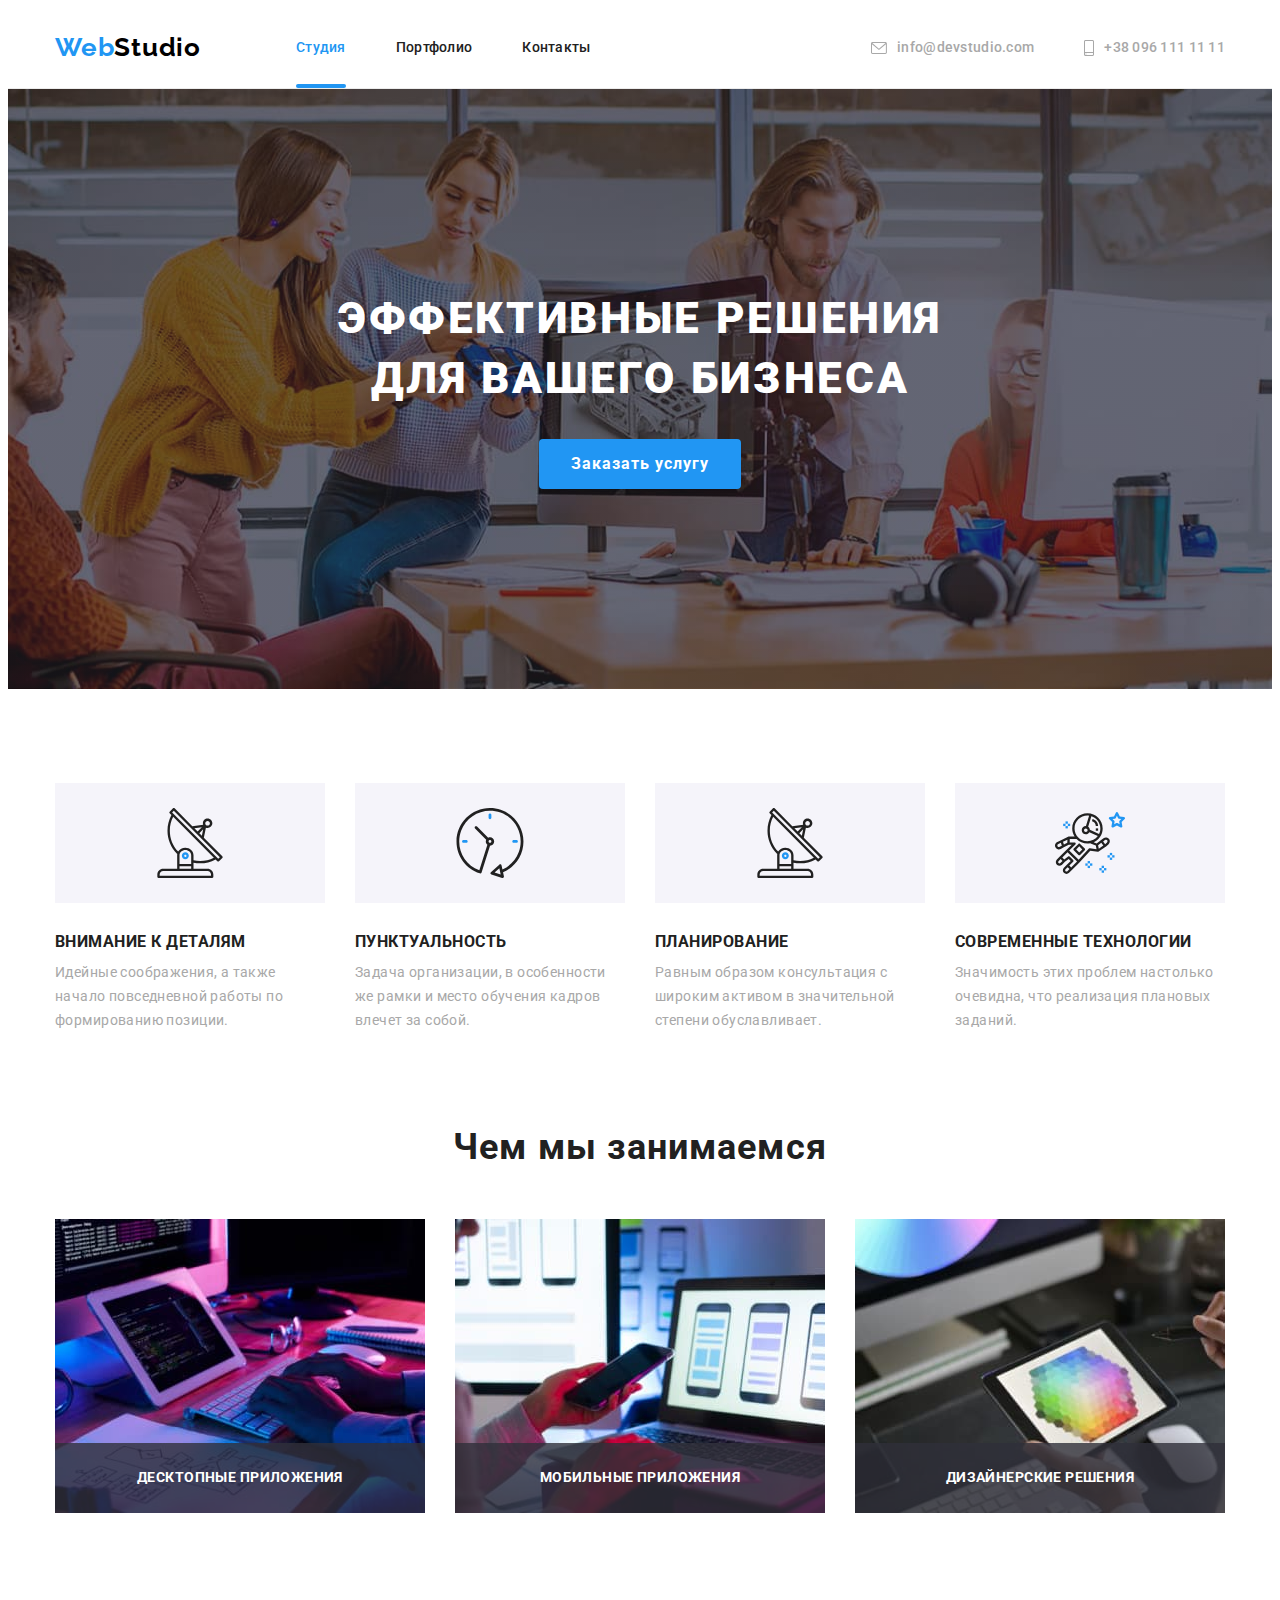
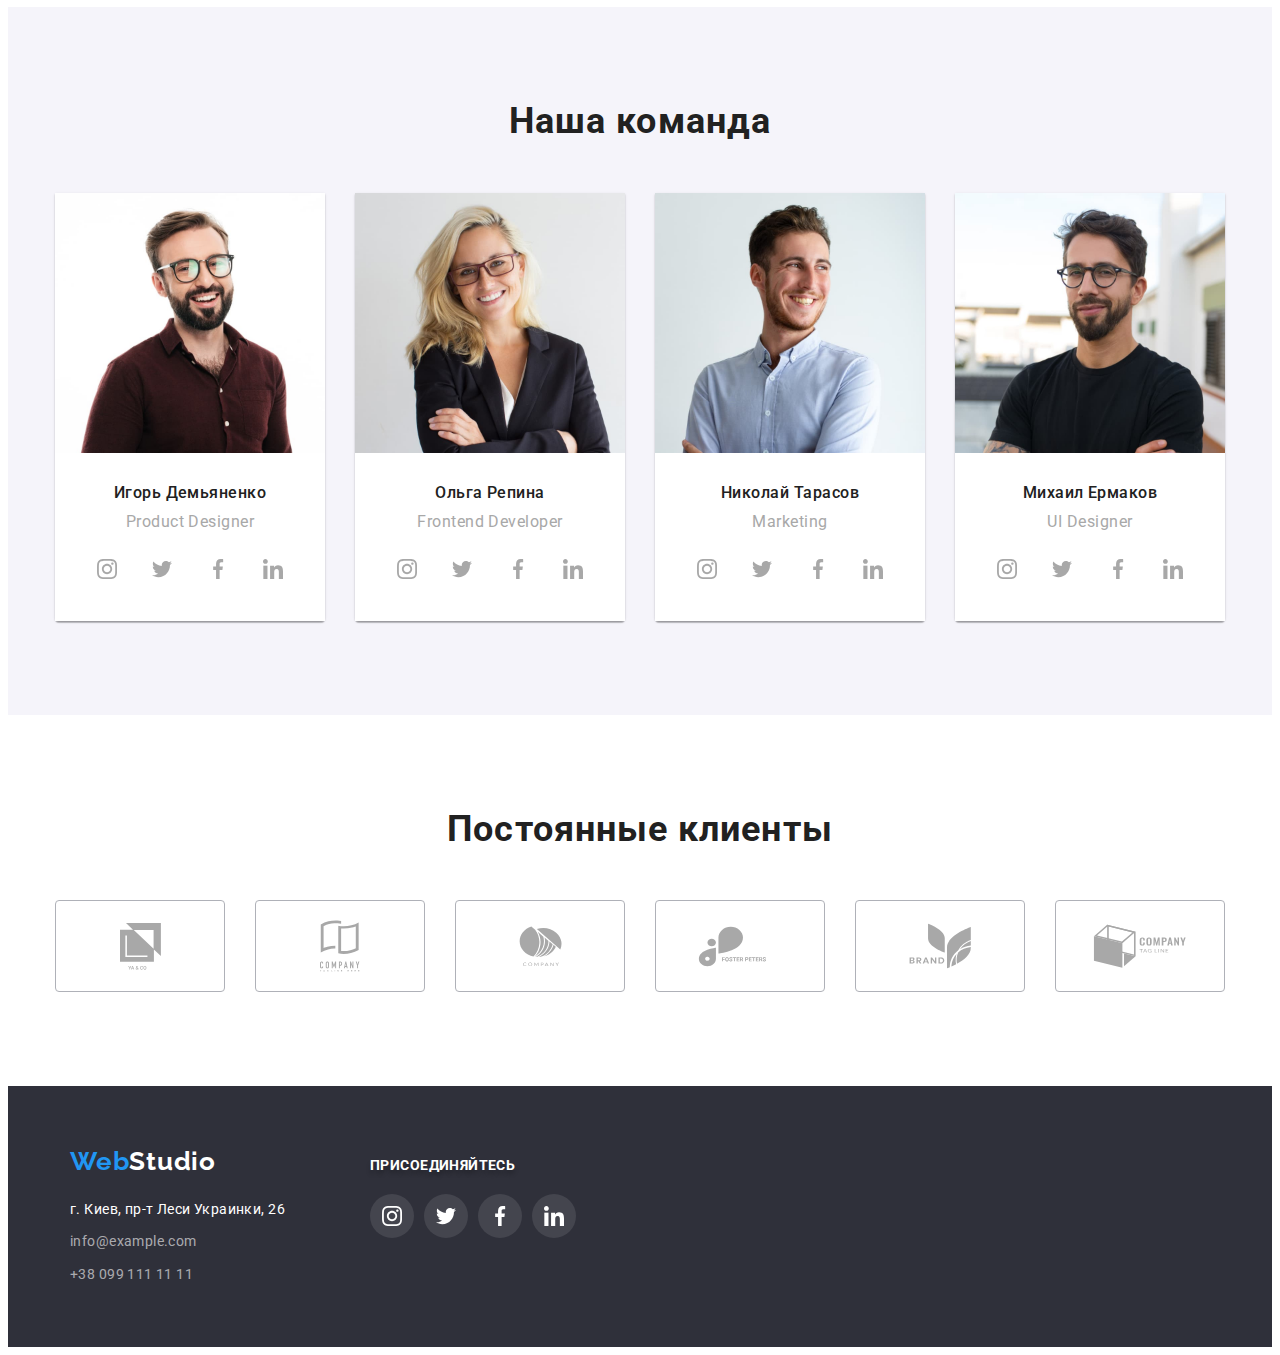
<file: index.html>
<!DOCTYPE html>
<html lang="ru">
<head>
    <meta charset="UTF-8">
    <meta http-equiv="X-UA-Compatible" content="IE=edge">
    <meta name="viewport" content="width=device-width, initial-scale=1.0">
    <title>Document</title>
    <link rel="preconnect" href="https://fonts.gstatic.com">
    <link href="https://fonts.googleapis.com/css2?family=Raleway:wght@700&family=Roboto:wght@400;500;700;900&display=swap"
    rel="stylesheet">
    <link rel="stylesheet" href="https://cdnjs.cloudflare.com/ajax/libs/modern-normalize/1.1.0/modern-normalize.min.css"
        integrity="sha512-wpPYUAdjBVSE4KJnH1VR1HeZfpl1ub8YT/NKx4PuQ5NmX2tKuGu6U/JRp5y+Y8XG2tV+wKQpNHVUX03MfMFn9Q=="
        crossorigin="anonymous" referrerpolicy="no-referrer" />
    <link rel="stylesheet" href="./css/styles.css">
</head>
<body>
    <!-- header -->
        <header class="header">
            <div class="container header-container">
                <nav class="nav">
                    <a class="link logo-header" href="./"><span class="logo-blue">Web</span>Studio</a>
                    <ul class="list nav-list">
                        <li class="nav-item">
                            <a class="link nav-link current" href="">Студия</a>
                        </li>
                        <li class="nav-item">
                            <a class="link nav-link" href="./portfolio.html">Портфолио</a>
                        </li>
                        <li class="nav-item">
                            <a class="link nav-link" href="">Контакты</a>
                        </li>
                    </ul>
                </nav>
                <ul class="list nav-contacts">
                    <li class="nav-item"><a class="link header-contacts" href="mailto:info@devstudio.com">
                        <svg class="icon-contacts" width="16" height="12">
                            <use href="./images/sprite.svg#icon-envelope"></use>
                        </svg>
                        info@devstudio.com</a></li>
                    <li class="nav-item"><a class="link header-contacts" href="tel:+380961111111">
                        <svg class="icon-contacts" width="10" height="16">
                            <use href="./images/sprite.svg#icon-smartphone"></use>
                        </svg>
                        +38 096 111 11 11</a></li>
                </ul>
            </div>
        </header>
    <main>
        <!-- hero -->
            <section class="hero">
                <div class="container">
                    <div class="hero-container">
                        <h1 class="hero-title">Эффективные решения<br>для вашего бизнеса</h1>
                        <button class="btn modal-btn" type="button" data-modal-open>Заказать услугу</button>
                    </div>
                </div>
            </section>
            <!-- description -->
            <section class="description section">
                <div class="container">
                    <h2 class="section-title visually-hidden">Description of our preferences</h2>
                    <ul class="list desc-list">
                        <li class="item desc-item icon-antenna">
                            <div class="icon-description">
                                <svg width="70" height="70">
                                    <use href="./images/sprite.svg#icon-antenna"></use>
                                </svg>
                            </div>
                            <h3 class="description-title">Внимание к деталям</h3>
                            <p class="description-text">Идейные соображения, а также начало повседневной работы по формированию позиции.
                            </p>
                        </li>
                        <li class="item desc-item icon-clock">
                            <div class="icon-description">
                                <svg width="70" height="70">
                                    <use href="./images/sprite.svg#icon-clock"></use>
                                </svg>
                            </div>
                            <h3 class="description-title">Пунктуальность</h3>
                            <p class="description-text">Задача организации, в особенности же рамки и место обучения кадров влечет за
                                собой.</p>
                        </li>
                        <li class="item desc-item icon-diagram">
                            <div class="icon-description">
                                <svg width="70" height="70">
                                    <use href="./images/sprite.svg#icon-antenna"></use>
                                </svg>
                            </div>
                            <h3 class="description-title">Планирование</h3>
                            <p class="description-text">Равным образом консультация с широким активом в значительной степени
                                обуславливает.</p>
                        </li>
                        <li class="item desc-item icon-astronaut">
                            <div class="icon-description">
                                <svg width="70" height="70">
                                    <use href="./images/sprite.svg#icon-astronaut"></use>
                                </svg>
                            </div>
                            <h3 class="description-title">Современные технологии</h3>
                            <p class="description-text">Значимость этих проблем настолько очевидна, что реализация плановых заданий.</p>
                        </li>
                    </ul>
                </div>
            </section>
            
            <!-- work  -->
            <section class="section">
                <div class="container">
                        <h2 class="section-title">Чем мы занимаемся</h2>
                    <ul class="list work-item">
                        <li class="work-list">
                            <img src="./images/box_1.jpg" alt="пользователь печатает" width="370">
                                <p class="label">Десктопные приложения</p>
                            </li>
                        <li class="work-list">
                            <img src="./images/box_2.jpg" alt="пользователь с телефоном" width="370">
                                <p class="label">Мобильные приложения</p>
                        </li>
                        <li class="work-list">
                            <img src="./images/box_3.jpg" alt="пользователь с планшетом" width="370">
                                <p class="label">Дизайнерские решения</p>
                        </li>
                    </ul>
                </div>
            </section>
        
        <!-- team -->
            <section class="section team">
                <div class="container">
                    <h2 class="section-title">Наша команда</h2>
                    <ul class="list team-list">
                        <li class="item item-list">
                            <img src="./images/team_card_1.jpg" alt="product designer" width="270">
                            <div class="team-item">
                                <h3 class="team-name">Игорь Демьяненко</h3>
                                <p class="team-position" lang="en">Product Designer</p>
                                <ul class="social-list">
                                    <li class="list social-list-item">
                                        <a href="" class="social-list-link">
                                            <svg class="social-list-icon">
                                                <use href="./images/sprite.svg#icon-instagram"></use>
                                            </svg>
                                        </a>
                                    </li>
                                    <li class="list social-list-item">
                                        <a href="" class="social-list-link">
                                            <svg class="social-list-icon">
                                                <use href="./images/sprite.svg#icon-twitter"></use>
                                            </svg>
                                        </a>
                                    </li>
                                    <li class="list social-list-item">
                                        <a href="" class="social-list-link">
                                            <svg class="social-list-icon">
                                            <use href="./images/sprite.svg#icon-facebook"></use>
                                        </svg>
                                    </a>
                                    </li>
                                    <li class="list social-list-item">
                                        <a href="" class="social-list-link">
                                            <svg class="social-list-icon">
                                                <use href="./images/sprite.svg#icon-linkedin"></use>
                                            </svg>
                                        </a>
                                    </li>
                                </ul>
                            </div>
                        </li>
                        <li class="item item-list">
                            <img src="./images/team_card_2.jpg" alt="frontend developer" width="270">
                            <div class="team-item">
                                <h3 class="team-name">Ольга Репина</h3>
                                <p class="team-position" lang="en">Frontend Developer</p>
                                <ul class="social-list">
                                    <li class="list social-list-item">
                                        <a href="" class="social-list-link">
                                            <svg class="social-list-icon">
                                                <use href="./images/sprite.svg#icon-instagram"></use>
                                            </svg>
                                        </a>
                                    </li>
                                    <li class="list social-list-item">
                                        <a href="" class="social-list-link">
                                            <svg class="social-list-icon">
                                                <use href="./images/sprite.svg#icon-twitter"></use>
                                            </svg>
                                        </a>
                                    </li>
                                    <li class="list social-list-item">
                                        <a href="" class="social-list-link">
                                            <svg class="social-list-icon">
                                                <use href="./images/sprite.svg#icon-facebook"></use>
                                            </svg>
                                        </a>
                                    </li>
                                    <li class="list social-list-item">
                                        <a href="" class="social-list-link">
                                            <svg class="social-list-icon">
                                                <use href="./images/sprite.svg#icon-linkedin"></use>
                                            </svg>
                                        </a>
                                    </li>
                                </ul>
                            </div>
                        </li>
                        <li class="item item-list">
                            <img src="./images/team_card_3.jpg" alt="marketing" width="270">
                            <div class="team-item">
                                <h3 class="team-name">Николай Тарасов</h3>
                                <p class="team-position" lang="en">Marketing</p>
                                <ul class="social-list">
                                    <li class="list social-list-item">
                                        <a href="" class="social-list-link">
                                            <svg class="social-list-icon">
                                                <use href="./images/sprite.svg#icon-instagram"></use>
                                            </svg>
                                        </a>
                                    </li>
                                    <li class="list social-list-item">
                                        <a href="" class="social-list-link">
                                            <svg class="social-list-icon">
                                                <use href="./images/sprite.svg#icon-twitter"></use>
                                            </svg>
                                        </a>
                                    </li>
                                    <li class="list social-list-item">
                                        <a href="" class="social-list-link">
                                            <svg class="social-list-icon">
                                                <use href="./images/sprite.svg#icon-facebook"></use>
                                            </svg>
                                        </a>
                                    </li>
                                    <li class="list social-list-item">
                                        <a href="" class="social-list-link">
                                            <svg class="social-list-icon">
                                                <use href="./images/sprite.svg#icon-linkedin"></use>
                                            </svg>
                                        </a>
                                    </li>
                                </ul>
                            </div>
                        </li>
                        <li class="item item-list">
                            <img src="./images/team_card_4.jpg" alt="UI designer" width="270">
                            <div class="team-item">
                                <h3 class="team-name">Михаил Ермаков</h3>
                                <p class="team-position" lang="en">UI Designer</p>
                                <ul class="social-list">
                                    <li class="list social-list-item">
                                        <a href="" class="social-list-link">
                                            <svg class="social-list-icon">
                                                <use href="./images/sprite.svg#icon-instagram"></use>
                                            </svg>
                                        </a>
                                    </li>
                                    <li class="list social-list-item">
                                        <a href="" class="social-list-link">
                                            <svg class="social-list-icon">
                                                <use href="./images/sprite.svg#icon-twitter"></use>
                                            </svg>
                                        </a>
                                    </li>
                                    <li class="list social-list-item">
                                        <a href="" class="social-list-link">
                                            <svg class="social-list-icon">
                                                <use href="./images/sprite.svg#icon-facebook"></use>
                                            </svg>
                                        </a>
                                    </li>
                                    <li class="list social-list-item">
                                        <a href="" class="social-list-link">
                                            <svg class="social-list-icon">
                                                <use href="./images/sprite.svg#icon-linkedin"></use>
                                            </svg>
                                        </a>
                                    </li>
                                </ul>
                            </div>
                        </li>
                    </ul>
                </div>
            </section>

            <!-- client -->
            <section class="section">
                <div class="container">
                    <h2 class="section-title">Постоянные клиенты</h2>
                    <ul class="list clients-list">
                        <li class="clients-list-item">
                            <a class="link clients-link" href="">
                                <svg class="icon-clients" width="41" height="47">
                                    <use href="./images/sprite.svg#icon-group-first"></use>
                                </svg>
                            </a>
                        </li>
                        <li class="clients-list-item">
                            <a class="link clients-link" href="">
                                <svg class="icon-clients" width="40" height="52">
                                    <use href="./images/sprite.svg#icon-group-second"></use>
                                </svg>
                            </a>
                        </li>
                        <li class="clients-list-item">
                            <a class="link clients-link" href="">
                                <svg class="icon-clients" width="43" height="42">
                                    <use href="./images/sprite.svg#icon-group-third"></use>
                                </svg>
                            </a>
                        </li>
                        <li class="clients-list-item">
                            <a class="link clients-link" href="">
                                <svg class="icon-clients" width="85" height="41">
                                    <use href="./images/sprite.svg#icon-group-fourth"></use>
                                </svg>
                            </a>
                        </li>
                        <li class="clients-list-item">
                            <a class="link clients-link" href="">
                                <svg class="icon-clients" width="63" height="46">
                                    <use href="./images/sprite.svg#icon-group-fifth"></use>
                                </svg>
                            </a>
                        </li>
                        <li class="clients-list-item">
                            <a class="link clients-link" href="">
                                <svg class="icon-clients" width="94" height="44">
                                    <use href="./images/sprite.svg#icon-group-sixth"></use>
                                </svg>
                            </a>
                        </li>
                    </ul>
                </div>
            </section>
            </main>

    <!-- footer -->
    <footer class="footer">
        <div class="container footer-section">
            <div class=footer-section-nav>
                <address class="footer-nav">
                    <a class="link logo-footer" href="#"><span class="logo-blue">Web</span>Studio</a>
                    <ul class="list footer-list">
                        <li class="footer-item"><a class="footer-address link" href="https://goo.gl/maps/kJepah17gNQW5WTg7" target="_blank" rel="noopener noreferrer">г. Киев,
                                пр-т Леси Украинки, 26</a></li>
                        <li class="footer-item"><a class="footer-contacts link" href="mailto:info@example.com">info@example.com</a></li>
                        <li class="footer-item"><a class="footer-contacts link" href="tel:+380991111111">+38 099 111 11 11</a></li>
                    </ul>
                </address>
            </div>
            <div class="footer-content">
                <p class="footer-text">присоединяйтесь</p>
                    <ul class="social-list-footer">
                        <li class="list social-list-item">
                            <a href="" class="social-list-link-footer">
                                <svg class="social-list-icon">
                                    <use href="./images/sprite.svg#icon-instagram"></use>
                                </svg>
                            </a>
                        </li>
                        <li class="list social-list-item">
                            <a href="" class="social-list-link-footer">
                                <svg class="social-list-icon">
                                    <use href="./images/sprite.svg#icon-twitter"></use>
                                </svg>
                            </a>
                        </li>
                        <li class="list social-list-item">
                            <a href="" class="social-list-link-footer">
                                <svg class="social-list-icon">
                                    <use href="./images/sprite.svg#icon-facebook"></use>
                                </svg>
                            </a>
                        </li>
                        <li class="list social-list-item">
                            <a href="" class="social-list-link-footer">
                                <svg class="social-list-icon">
                                    <use href="./images/sprite.svg#icon-linkedin"></use>
                                </svg>
                            </a>
                        </li>
                                </ul>
            </div>
        </div>
    </footer>


<div class="backdrop is-hidden" data-modal>
    <div class="modal">
        <button class="close-btn" type="button" data-modal-close>
            <svg class="icon-close" width="18" height="18">
                <use href="./images/sprite.svg#icon-close-black"></use>
            </svg>
        </button>
    </div>
</div>
<script src="./js/modal.js"></script>
</body>
</html>
</file>
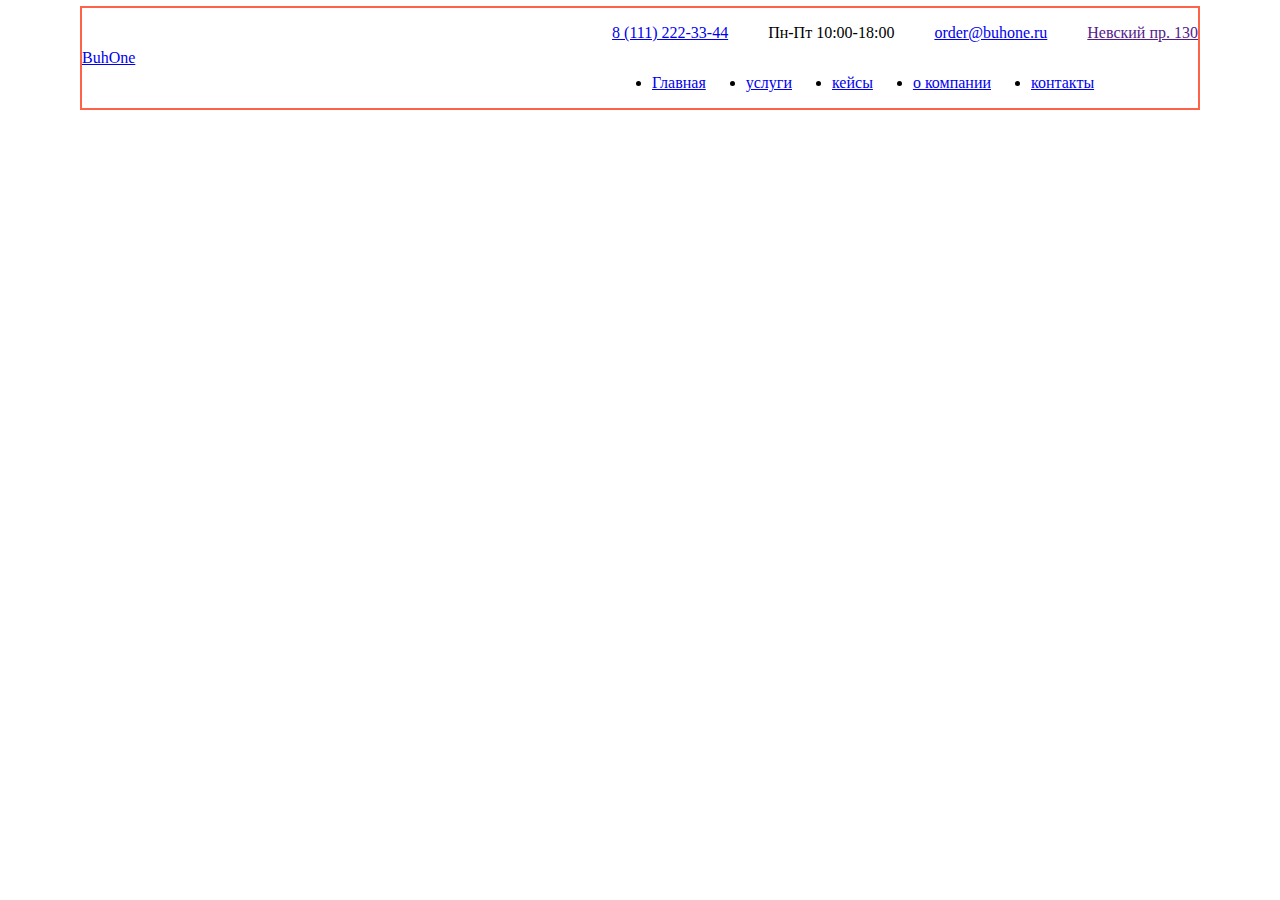
<file: land.html>
<!DOCTYPE html>
<html lang="en">
<head>
    <meta charset="UTF-8">
    <meta http-equiv="X-UA-Compatible" content="IE=edge">
    <meta name="viewport" content="width=device-width, initial-scale=1.0">
    <title>Document</title>
    <link rel="stylesheet" href="./css/index.css">
</head>
<body>
    <header class="header">
        <div class="container">
        <a href="./">BuhOne</a>
        <div class="header-box">
        <div class="address">
            <a class="adress-item" href="tel:81112223344">8 (111) 222-33-44</a>
            <p class="adress-item">Пн-Пт 10:00-18:00</p>
            <a class="adress-item" href="mailto:order@buhone.ru">order@buhone.ru</a>
            <a class="adress-item" href="">Невский пр. 130</a>
        </div>
        <ul class="nav">
            <li class="nav-item">
                <a class="nav-link" href="#">Главная</a>
            </li>
            <li class="nav-item">
                <a class="nav-link" href="#">услуги</a>
            </li>
            <li class="nav-item">
                <a class="nav-link" href="#">кейсы</a>
            </li>
            <li class="nav-item">
                <a class="nav-link" href="#">о компании</a>
            </li>
            <li class="nav-item">
                <a class="nav-link" href="#">контакты</a>
            </li>
        </ul>
        </div>
        </div>
    </header>




</body>
</html>
</file>
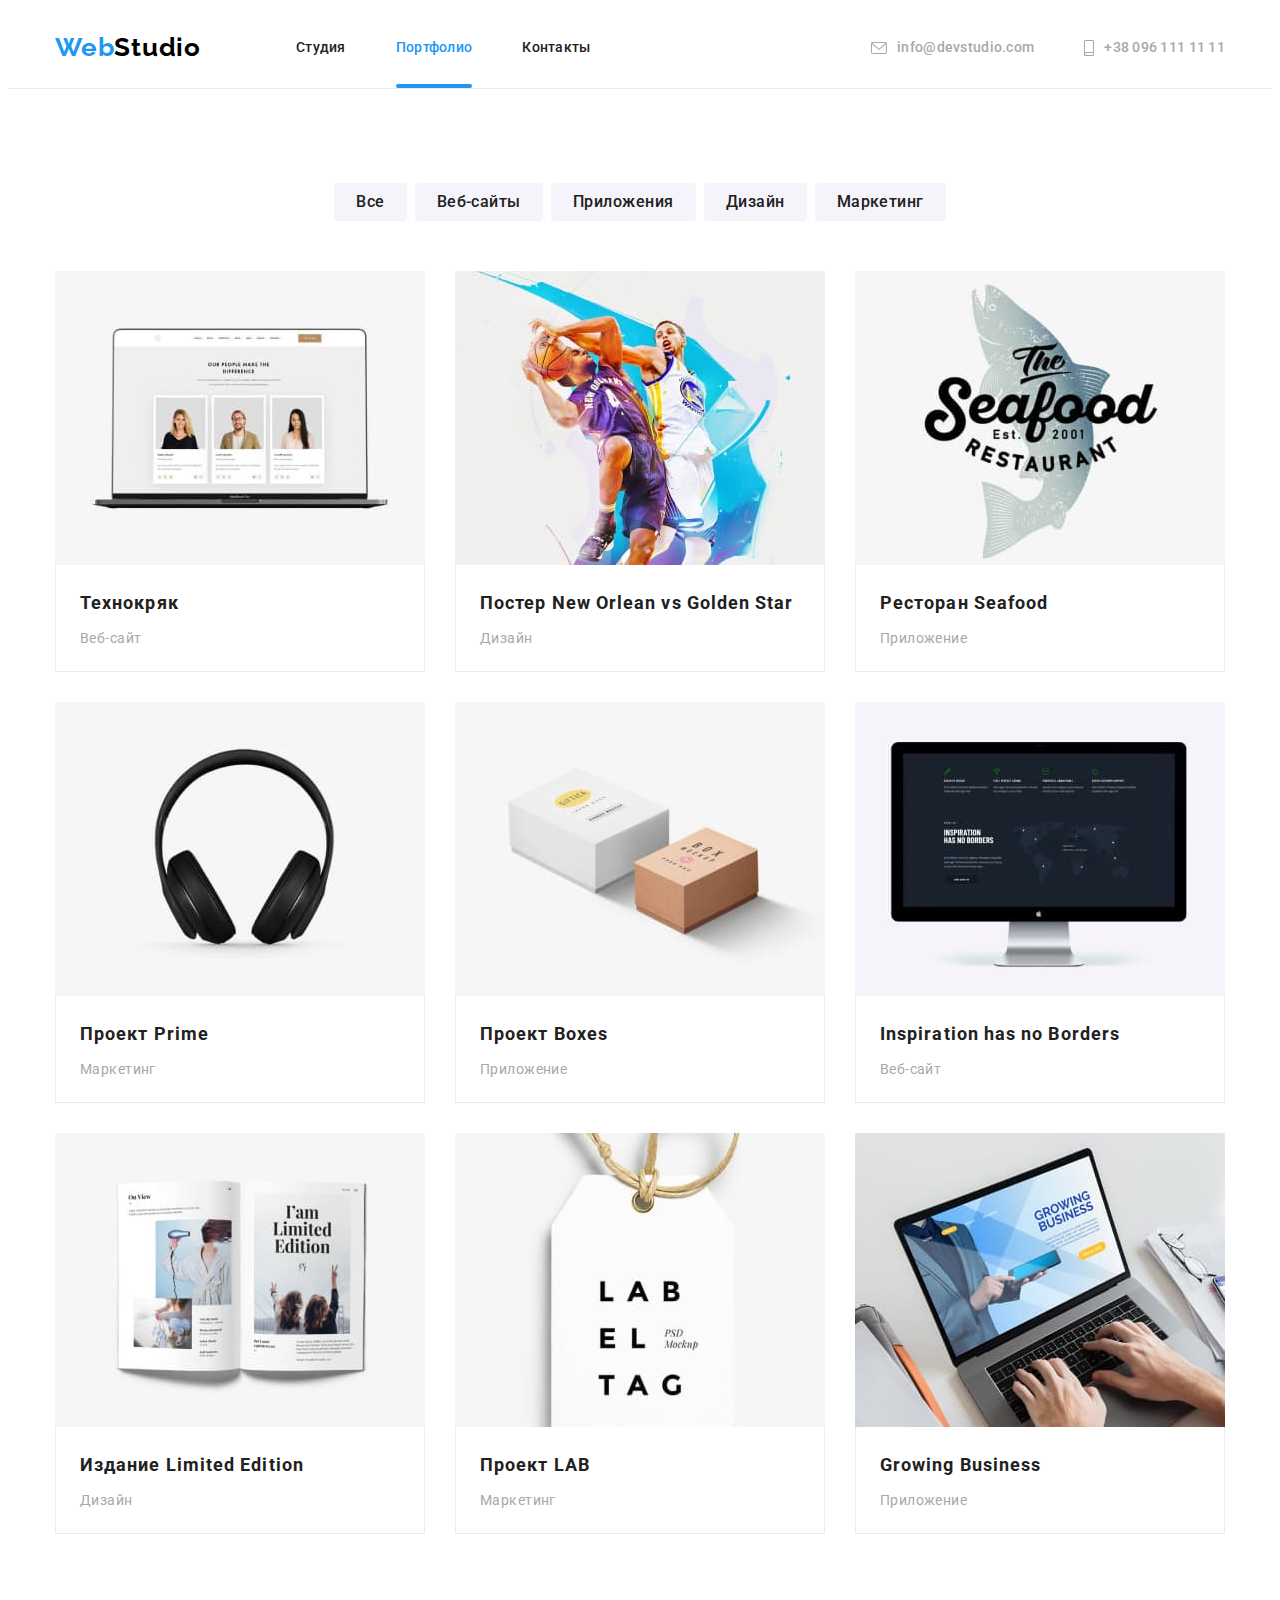
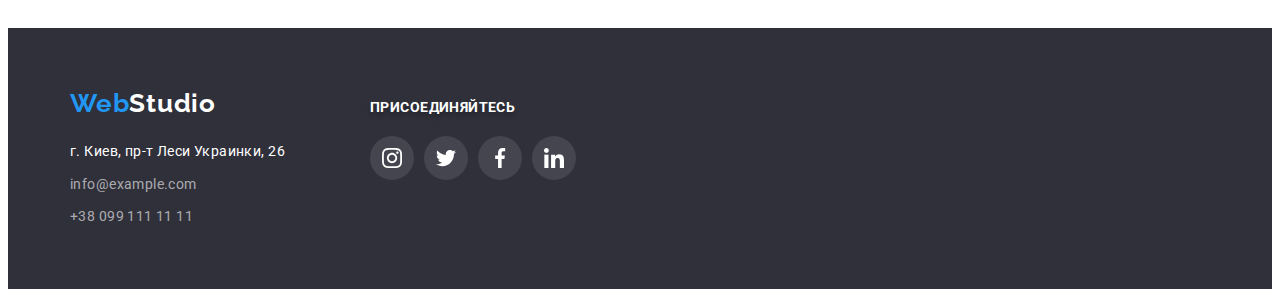
<file: portfolio.html>
<!DOCTYPE html>
<html lang="ru">
<head>
    <meta charset="UTF-8">
    <meta http-equiv="X-UA-Compatible" content="IE=edge">
    <meta name="viewport" content="width=device-width, initial-scale=1.0">
    <title>Portfolio</title>
    <link rel="preconnect" href="https://fonts.gstatic.com">
    <link href="https://fonts.googleapis.com/css2?family=Raleway:wght@700&family=Roboto:wght@400;500;700;900&display=swap"
        rel="stylesheet">
        <link rel="stylesheet" href="https://cdnjs.cloudflare.com/ajax/libs/modern-normalize/1.1.0/modern-normalize.min.css"
            integrity="sha512-wpPYUAdjBVSE4KJnH1VR1HeZfpl1ub8YT/NKx4PuQ5NmX2tKuGu6U/JRp5y+Y8XG2tV+wKQpNHVUX03MfMFn9Q=="
            crossorigin="anonymous" referrerpolicy="no-referrer" />
    <link rel="stylesheet" href="./css/styles.css" />
</head>
<body>
    <!-- header -->
        <header class="header">
            <div class="container header-container">
                <nav class="nav">
                    <a class="link logo-header" href="./"><span class="logo-blue">Web</span>Studio</a>
                    <ul class="list nav-list">
                        <li class="nav-item">
                            <a class="link nav-link" href="./index.html">Студия</a>
                        </li>
                        <li class="nav-item">
                            <a class="link nav-link  current" href="">Портфолио</a>
                        </li>
                        <li class="nav-item">
                            <a class="link nav-link" href="">Контакты</a>
                        </li>
                    </ul>
                </nav>
                <ul class="list nav-contacts">
                    <li class="nav-item"><a class="link header-contacts" href="mailto:info@devstudio.com">
                            <svg class="icon-contacts" width="16" height="12">
                                <use href="./images/sprite.svg#icon-envelope"></use>
                            </svg>
                            info@devstudio.com</a></li>
                    <li class="nav-item"><a class="link header-contacts" href="tel:+380961111111">
                            <svg class="icon-contacts" width="10" height="16">
                                <use href="./images/sprite.svg#icon-smartphone"></use>
                            </svg>
                            +38 096 111 11 11</a></li>
                </ul>
            </div>
        </header>
        <!-- main -->
        <main>
            <section class="section portfolio-section"> 
                <div class="container">
                <h1 class="visually-hidden">main-section</h1>
                <ul class="list menu-buttom">
                    <li class="btn-list">
                        <button class="btn menu-btn" type="button">Все</button>
                    </li>
                    <li class="btn-list">
                        <button class="btn menu-btn" type="button">Веб-сайты</button>
                    </li>
                    <li class="btn-list">
                        <button class="btn menu-btn" type="button">Приложения</button>
                    </li>
                    <li class="btn-list">
                        <button class="btn menu-btn" type="button">Дизайн</button>
                    </li>
                    <li class="btn-list">
                        <button class="btn menu-btn" type="button">Маркетинг</button>
                    </li>
                </ul>
                <h2 class="visually-hidden">second-section</h2>
                <ul class="menu-list">
                    <li class="list portfolio-list">
                        <a class="link portfolio-list-link" href="#">
                            <div class="portfolio-wrapper">
                                <img src="./images/img_1.jpg" alt="" width="370">
                                    <p class="label-portfolio-text">Технокряк это современная площадка распространения коронавируса. Компании используют эту
                                    платформу для цифрового шпионажа и атак на защищённые сервера конкурентов.</p>
                            </div>
                            <div class="menu-item">
                                <h3 class="menu-link-title">Технокряк</h3>
                                <p class="menu-link-text">Веб-сайт</p>
                            </div>
                        </a>
                    </li>

                    <li class="list portfolio-list">
                        <a class="link portfolio-list-link" href="#">
                            <div class="portfolio-wrapper">
                                <img src="./images/img_2.jpg" alt="" width="370">
                                    <p class="label-portfolio-text"></p>
                        </div>
                            <div class="menu-item">
                                <h3 class="menu-link-title">Постер New Orlean vs Golden Star</h3>
                                <p class="menu-link-text">Дизайн</p>
                            </div>
                        </a>
                    </li>

                    <li class="list portfolio-list">
                        <a class="link portfolio-list-link" href="#">
                            <div class="portfolio-wrapper">
                                <img src="./images/img_3.jpg" alt="" width="370">
                                    <p class="label-portfolio-text"></p>
                            </div>
                            <div class="menu-item">
                                <h3 class="menu-link-title">Ресторан Seafood</h3>
                                <p class="menu-link-text">Приложение</p>
                            </div>
                        </a>
                    </li>

                    <li class="list portfolio-list">
                        <a class="link portfolio-list-link" href="#">
                            <div class="portfolio-wrapper">
                                <img src="./images/img_4.jpg" alt="" width="370">
                                    <p class="label-portfolio-text"></p>
                            </div>
                            <div class="menu-item">
                                <h3 class="menu-link-title">Проект Prime</h3>
                                <p class="menu-link-text">Маркетинг</p>
                            </div>
                        </a>
                    </li>

                    <li class="list portfolio-list">
                        <a class="link portfolio-list-link" href="#">
                            <div class="portfolio-wrapper">
                                <img src="./images/img_5.jpg" alt="" width="370">
                                    <p class="label-portfolio-text"></p>
                            </div>
                            <div class="menu-item">
                                <h3 class="menu-link-title">Проект Boxes</h3>
                                <p class="menu-link-text">Приложение</p>
                            </div>
                        </a>
                    </li>

                    <li class="list portfolio-list">
                        <a class="link portfolio-list-link" href="#">
                            <div class="portfolio-wrapper">
                                <img src="images/img_6.jpg" alt="" width="370">
                                    <p class="label-portfolio-text"></p>
                            </div>
                            <div class="menu-item">
                                <h3 class="menu-link-title">Inspiration has no Borders</h3>
                                <p class="menu-link-text">Веб-сайт</p>
                            </div>
                        </a>
                    </li>

                    <li class="list portfolio-list">
                        <a class="link portfolio-list-link" href="#">
                            <div class="portfolio-wrapper">
                                <img src="./images/img_7.jpg" alt="" width="370">
                                <p class="label-portfolio-text"></p>
                            </div>
                            <div class="menu-item">
                                <h3 class="menu-link-title">Издание Limited Edition</h3>
                                <p class="menu-link-text">Дизайн</p>
                            </div>
                        </a>
                    </li>

                    <li class="list portfolio-list">
                        <a class="link portfolio-list-link" href="#">
                            <div class="portfolio-wrapper">
                            <img src="./images/img_8.jpg" alt="" width="370">
                        <p class="label-portfolio-text"></p>
                            </div>
                            <div class="menu-item">
                                <h3 class="menu-link-title">Проект LAB</h3>
                                <p class="menu-link-text">Маркетинг</p>
                            </div>
                        </a>
                    </li>
                    
                    <li class="list portfolio-list">
                        <a class="link portfolio-list-link" href="#">
                            <div class="portfolio-wrapper">
                            <img src="./images/img_9.jpg" alt="" width="370">
                        <p class="label-portfolio-text"></p>
                            </div>
                            <div class="menu-item">
                                <h3 class="menu-link-title">Growing Business</h3>
                                <p class="menu-link-text">Приложение</p>
                            </div>
                        </a>
                    </li>
                </ul>
                </div>
            </section>
        </main>
    <!-- footer -->
    <footer class="footer">
        <div class="container footer-section">
            <div class=footer-section-nav>
                <address class="footer-nav">
                    <a class="link logo-footer" href="#"><span class="logo-blue">Web</span>Studio</a>
                    <ul class="list footer-list">
                        <li class="footer-item"><a class="footer-address link" href="https://goo.gl/maps/kJepah17gNQW5WTg7"
                                target="_blank" rel="noopener noreferrer">г. Киев,
                                пр-т Леси Украинки, 26</a></li>
                        <li class="footer-item"><a class="footer-contacts link"
                                href="mailto:info@example.com">info@example.com</a></li>
                        <li class="footer-item"><a class="footer-contacts link" href="tel:+380991111111">+38 099 111 11
                                11</a></li>
                    </ul>
                </address>
            </div>
            <div class="footer-content">
                <p class="footer-text">присоединяйтесь</p>
                <ul class="social-list-footer">
                    <li class="list social-list-item">
                        <a href="" class="social-list-link-footer">
                            <svg class="social-list-icon">
                                <use href="./images/sprite.svg#icon-instagram"></use>
                            </svg>
                        </a>
                    </li>
                    <li class="list social-list-item">
                        <a href="" class="social-list-link-footer">
                            <svg class="social-list-icon">
                                <use href="./images/sprite.svg#icon-twitter"></use>
                            </svg>
                        </a>
                    </li>
                    <li class="list social-list-item">
                        <a href="" class="social-list-link-footer">
                            <svg class="social-list-icon">
                                <use href="./images/sprite.svg#icon-facebook"></use>
                            </svg>
                        </a>
                    </li>
                    <li class="list social-list-item">
                        <a href="" class="social-list-link-footer">
                            <svg class="social-list-icon">
                                <use href="./images/sprite.svg#icon-linkedin"></use>
                            </svg>
                        </a>
                    </li>
                </ul>
            </div>
        </div>
    </footer>
</body>
</html>
</file>
<file: css/styles.css>
:root {
  --main-font: 'Roboto', sans-serif;
  --accent-color: #2196f3;
  --main-color: #212121;
  --description-color: #a8a8a8;
  --contrast-color: #ffffff;
  --border-color: #ececec;
  --background-contrast-color: #2f303a;
  --background-color: #f5f4fa;
  --label-background-color: rgba(33, 150, 243, 0.9);
  --animation: 250ms cubic-bezier(0.4, 0, 0.2, 1);
}
html {
  box-sizing: border-box;
}
*,
*::after,
*::before {
  box-sizing: inherit;
}
h1,
h2,
h3,
h4,
h5,
h6,
p {
  margin-top: 0;
  margin-bottom: 0;
}
ul,
ol {
  margin-top: 0;
  margin-bottom: 0;
  padding-left: 0;
}
img {
  display: block;
  max-width: 100%;
  height: auto;
}
.list {
  list-style: none;
}
.link {
  text-decoration: none;
  color: inherit;
}
address {
  font-style: normal;
}

body {
  background-color: var(--contrast-color);
  color: var(--main-color);
  font-size: 14px;
  font-weight: normal;
  font-style: normal;
  font-family: var(--main-font);
}

.container {
  width: 1200px;
  margin: 0 auto;
  padding-left: 15px;
  padding-right: 15px;
}
.section {
  padding-top: 94px;
  padding-bottom: 94px;
}
.section-title {
  margin-bottom: 50px;
  font-weight: 700;
  font-size: 36px;
  line-height: 1.16;
  text-align: center;
  letter-spacing: 0.03em;
}

.btn {
  display: block;
  font-family: inherit;
  border: none;
  background-color: transparent;
  cursor: pointer;
  color: inherit;
}

/* ------HEADER------ */
.header {
  background-color: var(--contrast-color);
  border-bottom: 1px solid var(--border-color);
}
.header-container {
  display: flex;
  align-items: center;
  justify-content: space-between;
}
.nav {
  display: flex;
  align-items: center;
}
.logo-header {
  padding-bottom: 25px;
  padding-top: 24px;
  margin-right: 95px;
  font-family: Raleway;
  font-weight: 700;
  font-size: 26px;
  line-height: 1.19;
  letter-spacing: 0.03em;
  color: #000000;
  transition: color var(--animation);
}
.logo-blue {
  color: var(--accent-color);
}
.logo-header:hover,
.logo-header:focus {
  color: var(--accent-color);
}
.nav-list {
  display: flex;
  align-items: center;
}

.nav-contacts {
  /* margin-left: auto; */
  display: flex;
  align-items: center;
  /* padding-bottom: 32px;
  padding-top: 32px; */
}
.nav-item:not(:first-child) {
  margin-left: 50px;
}

.nav-link,
.header-contacts {
  display: block;
  padding-bottom: 32px;
  padding-top: 32px;
  font-weight: 500;
  line-height: 1.14;
  letter-spacing: 0.02em;
}
.nav-link {
  color: var(--main-color);
  position: relative;
  transition: color var(--animation);
}
.nav-link:hover,
.nav-link:focus {
  color: var(--accent-color);
}
.header-contacts {
  display: flex;
  align-items: center;
  color: var(--description-color);
  transition: color var(--animation);
}
.icon-contacts {
  margin: 0 10px 0 0;
  fill: currentColor;
}
.header-contacts:hover,
.header-contacts:focus {
  color: var(--accent-color);
}
.header-contacts:hover,
.header-contacts:focus {
  fill: var(--accent-color);
}

.current {
  padding-bottom: 32px;
  padding-top: 32px;
  font-weight: 500;
  line-height: 1.14;
  letter-spacing: 0.02em;
  color: var(--accent-color);
}
.current::after {
  content: '';
  display: block;
  position: absolute;
  width: 100%;
  height: 4px;
  background-color: var(--accent-color);
  bottom: 0;
  border-radius: 2px;
}
/* ------HERO------ */
.hero {
  background-color: var(--background-contrast-color);
  padding-top: 200px;
  padding-bottom: 200px;
  background-image: linear-gradient(rgba(47, 48, 58, 0.4), rgba(47, 48, 58, 0.4)),
    url(../images/img-hero.jpg);
  background-size: cover;
  background-position: center;
  background-repeat: no-repeat;
}
.hero-container {
  width: 696px;
  margin: 0 auto;
  padding-left: 15px;
  padding-right: 15px;
}
.hero-title {
  margin-bottom: 30px;
  font-weight: 900;
  font-size: 44px;
  line-height: 1.36;
  text-align: center;
  letter-spacing: 0.06em;
  text-transform: uppercase;
  color: var(--contrast-color);
}

.modal-btn {
  padding: 10px 32px;
  margin: 0 auto;
  font-weight: 700;
  font-size: 16px;
  line-height: 1.87;
  letter-spacing: 0.06em;
  color: var(--contrast-color);
  background: var(--accent-color);
  box-shadow: 0px 4px 4px rgba(0, 0, 0, 0.15);
  border-radius: 4px;
  transition: background var(--animation), box-shadow var(--animation);
}
.modal-btn:hover,
.modal-btn:focus {
  background: #188ce8;
}
/* ------DESCRIPTION------ */
.section.description {
  padding-bottom: 0;
}
.visually-hidden {
  position: absolute;
  clip: rect(0 0 0 0);
  width: 1px;
  height: 1px;
  margin: -1px;
}
.desc-list {
  display: flex;
  flex-wrap: wrap;
}

.icon-description {
  display: flex;
  align-items: center;
  justify-content: center;
  margin-bottom: 30px;
  background-color: var(--background-color);
  height: 120px;
}
/* .desc-item::before {
  content: '';
  display: block;
  height: 120px;
  background-size: 70px 70px;
  background-color: #f5f4fa;
  background-repeat: no-repeat;
  background-position: center;
  margin-bottom: 30px;
}
.icon-antenna::before {
  background-image: url(../images/antenna.svg);
}
.icon-clock::before {
  background-image: url(../images/clock.svg);
}
.icon-diagram::before {
  background-image: url(../images/diagram.svg);
}
.icon-astronaut::before {
  background-image: url(../images/astronaut.svg);
} */
.desc-item {
  /* width: 270px; */
  flex-basis: calc((100% - 3 * 30px) / 4);
}
.item:not(:first-child) {
  margin-left: 30px;
}

/* .desc-item:nth-child(2)::before {
  background-image: url(../images/astronaut.svg);
} */

.description-title {
  margin-bottom: 10px;
  font-weight: 700;
  line-height: 1.14;
  letter-spacing: 0.03em;
  text-transform: uppercase;
}
.description-text {
  line-height: 1.71;
  letter-spacing: 0.03em;
  color: var(--description-color);
}
/* work */
.work-item {
  display: flex;
  /* justify-content: space-between;
  padding-bottom: 94px; */
}
.work-list {
  /* width: 370px; */
  flex-basis: calc((100% - 2 * 30px) / 3);
  position: relative;
}
.work-list:not(:first-child) {
  margin-left: 30px;
}
.label {
  position: absolute;
  display: flex;
  align-items: center;
  justify-content: center;
  font-weight: 700;
  line-height: 1.14;
  letter-spacing: 0.03em;
  text-transform: uppercase;
  background-color: rgba(47, 48, 58, 0.8);
  color: var(--contrast-color);
  height: 70px;
  width: 100%;
  bottom: 0;
}
/* .work-subtitle {
  position: relative;
  overflow: hidden;
  background-color: #fff;
} */

/* .work-title,
.team-title {
  margin-bottom: 50px;
  font-weight: 700;
  font-size: 36px;
  line-height: 1.16;
  text-align: center;
  letter-spacing: 0.03em;
} */
/* team */
.team {
  background-color: var(--background-color);
}
.team-list {
  display: flex;
  flex-wrap: wrap;
  flex-basis: calc((100% - 120px) / 4);
  margin-top: -30px;
  margin-left: -30px;
}
.team-item {
  background-color: var(--contrast-color);
  padding: 30px;
  text-align: center;
  /* padding-left: 32px;
  padding-right: 32px; */
}
.item-list {
  margin-top: 30px;
  margin-left: 30px;
  box-shadow: 0px 1px 3px rgba(0, 0, 0, 0.12), 0px 1px 1px rgba(0, 0, 0, 0.14),
    0px 2px 1px rgba(0, 0, 0, 0.2);
  border-radius: 0px 0px 4px 4px;
}
.team-name {
  font-weight: 500;
  font-size: 16px;
  line-height: 1.19;
  /* text-align: center; */
  letter-spacing: 0.03em;
}
.team-position {
  margin-top: 10px;
  font-size: 16px;
  line-height: 1.19;
  /* text-align: center; */
  letter-spacing: 0.03em;
  color: var(--description-color);
  margin-bottom: 16px;
}

.social-list {
  display: flex;
  justify-content: space-between;
}

.social-list-icon {
  width: 20px;
  height: 20px;
}

.social-list-link {
  display: flex;
  justify-content: center;
  align-items: center;
  width: 44px;
  height: 44px;
  border-radius: 50%;
  fill: currentColor;
  color: var(--description-color);
  transition: background-color var(--animation), fill var(--animation);
}
.social-list-link:hover,
.social-list-link:focus {
  fill: var(--contrast-color);
  background-color: var(--accent-color);
}

/* +++++++++clients++++++++ */
.clients-list {
  display: flex;
  flex-wrap: wrap;
  flex-basis: calc((100% - 180px) / 6);
  margin-top: -30px;
  margin-left: -30px;
}

.clients-link {
  display: flex;
  justify-content: center;
  align-items: center;
  width: 170px;
  height: 92px;
  fill: currentColor;
  color: var(--description-color);
  border: 1px solid #afb1b8;
  border-radius: 4px;
  margin-top: 30px;
  margin-left: 30px;
  transition: fill var(--animation), border-color var(--animation);
}
.clients-link:hover,
.clients-link:focus {
  fill: var(--accent-color);
  border-color: var(--accent-color);
}

/* footer */
.footer {
  padding-top: 60px;
  padding-bottom: 60px;
  background-color: var(--background-contrast-color);
}
.footer-section {
  display: flex;
  align-items: baseline;
}
.footer-nav {
  margin-left: 50px;
  /* width: 1200px; */
  margin: 0 auto;
  padding-left: 15px;
  padding-right: 15px;
  font-style: inherit;
}
.footer-list {
  margin-top: 20px;
}

.footer-item:not(:first-child) {
  margin-top: 9px;
}

.logo-footer {
  font-family: Raleway;
  font-weight: 700;
  font-size: 26px;
  line-height: 1.2;
  letter-spacing: 0.03em;
  color: var(--contrast-color);
}
.footer-address,
.footer-contacts {
  line-height: 1.71;
  letter-spacing: 0.03em;
}
.footer-address {
  margin-bottom: 9px;
}
.footer-contacts:not(:last-child) {
  margin-bottom: 9px;
}
.footer-address {
  color: var(--contrast-color);
}
.footer-contacts {
  color: rgba(255, 255, 255, 0.6);
}
.footer-content {
  margin-left: 70px;
}
.footer-text {
  font-weight: 700;
  font-size: 14px;
  line-height: 1.14;
  letter-spacing: 0.03em;
  text-transform: uppercase;
  color: #ffffff;
  /* border: 1px solid #000000; */
  /* text-shadow: rgba(0, 0, 0, 0.25) 1px 1px 0, rgba(0, 0, 0, 0.25) -1px -1px 0,
    rgba(0, 0, 0, 0.25) -1px 1px 0, rgba(0, 0, 0, 0.25) 1px -1px 0; */

  text-shadow: #000000 1px 1px 0, #000000 -1px -1px 0, #000000 -1px 1px 0, #000000 1px -1px 0;
  text-shadow: 0px 4px 4px rgba(0, 0, 0, 0.25);
}
.social-list-footer {
  display: flex;
  width: 206px;
  justify-content: space-between;
  margin-top: 20px;
}

.social-list-link-footer {
  display: flex;
  justify-content: center;
  align-items: center;
  width: 44px;
  height: 44px;
  border-radius: 50%;
  background-color: rgba(255, 255, 255, 0.1);
  fill: var(--contrast-color);
  color: var(--description-color);
  transition: background-color var(--animation);
}
.social-list-link-footer:hover,
.social-list-link-footer:focus {
  fill: var(--contrast-color);
  background-color: var(--accent-color);
}

/* ++++++++++PORTFOLIO++++++++++ */
.menu-buttom {
  display: flex;
  justify-content: center;
  margin-bottom: 50px;
}
.btn-list:not(:last-child) {
  margin-right: 8px;
}
.menu-btn {
  padding: 6px 22px;
  font-weight: 500;
  font-size: 16px;
  line-height: 1.62;
  letter-spacing: 0.03em;
  background: var(--background-color);
  border-radius: 4px;
  /* transition-property: background-color;
  transition-duration: 250ms;
  transition-timing-function: cubic-bezier(0.4, 0, 0.2, 1); */
  transition: background var(--animation), box-shadow var(--animation), color var(--animation);
}
.menu-btn:hover,
.menu-btn:focus {
  background: var(--accent-color);
  /* shadow-middle */
  box-shadow: 0px 3px 1px rgba(0, 0, 0, 0.1), 0px 1px 2px rgba(0, 0, 0, 0.08),
    0px 2px 2px rgba(0, 0, 0, 0.12);
  color: var(--contrast-color);
}

.menu-list {
  display: flex;
  flex-wrap: wrap;
  margin-left: -30px;
  margin-top: -30px;
  /* justify-content: space-between; */
}
.portfolio-list {
  margin-left: 30px;
  margin-top: 30px;
  flex-basis: calc((100% - 90px) / 3);
}

.portfolio-list-link {
  display: block;
  transition: background var(--animation), box-shadow var(--animation);
}
.portfolio-list-link:hover,
.portfolio-list-link:focus {
  background: var(--contrast-color);
  box-sizing: border-box;
  box-shadow: 0px 1px 1px rgba(0, 0, 0, 0.12), 0px 4px 4px rgba(0, 0, 0, 0.06),
    1px 4px 6px rgba(0, 0, 0, 0.16);
}
.menu-item {
  padding: 20px 24px;
  border-left: 1px solid var(--border-color);
  border-right: 1px solid var(--border-color);
  border-bottom: 1px solid var(--border-color);
}
.menu-link-title {
  margin-bottom: 4px;
  font-weight: 700;
  font-size: 18px;
  line-height: 2;
  letter-spacing: 0.06em;
  color: var(--main-color);
}
.menu-link-text {
  line-height: 1.87;
  letter-spacing: 0.03em;
  color: var(--description-color);
}
.portfolio-wrapper {
  position: relative;
  overflow: hidden;
}
.label-portfolio-text {
  font-size: 18px;
  line-height: 1.56;
  background-color: var(--label-background-color);
  letter-spacing: 0.03em;
  color: #ffffff;
  position: absolute;
  top: 0;
  left: 0;
  width: 100%;
  height: 100%;
  overflow: hidden;
  transform: translateY(101%);
  transition: transform var(--animation);
  padding: 63px 24px;
}
.portfolio-list-link:hover .label-portfolio-text,
.portfolio-list-link:focus .label-portfolio-text {
  transform: translateY(0%);
}

.backdrop {
  position: fixed;
  top: 0;
  left: 0;
  width: 100vw;
  height: 100vh;
  background-color: rgba(0, 0, 0, 0.2);
  transition: opacity var(--animation), visibility var(--animation);
}
.modal {
  position: absolute;
  top: 50%;
  left: 50%;
  transform: translate(-50%, -50%);
  width: 528px;
  height: 581px;
  background: #ffffff;
  box-shadow: 0px 1px 3px rgba(0, 0, 0, 0.12), 0px 1px 1px rgba(0, 0, 0, 0.14),
    0px 2px 1px rgba(0, 0, 0, 0.2);
  border-radius: 4px;
}
.close-btn {
  position: absolute;
  top: 8px;
  right: 8px;
  width: 30px;
  height: 30px;
  border-radius: 50%;
  padding: 0;
  background-color: transparent;
  border: 1px solid rgba(0, 0, 0, 0.1);
  cursor: pointer;
}
.icon-close {
  display: block;
  margin: 0 auto;
}
.is-hidden {
  opacity: 0;
  visibility: hidden;
  pointer-events: none;
}
</file>
<file: css/index.css>
.header {
}
.header .container {
  display: flex;
  justify-content: space-between;
  align-items: center;
}
.header-box {
  /* display: flex; */
}
.container {
  width: 1116px;
  margin: 0 auto;
  outline: 2px solid tomato;
}
.address {
  display: flex;
  align-items: center;
}
.adress-item + .adress-item {
  margin-left: 40px;
}
.nav {
  display: flex;
  align-items: center;
}
.nav-item + .nav-item {
  margin-left: 40px;
}

.nav-link {
}
</file>
